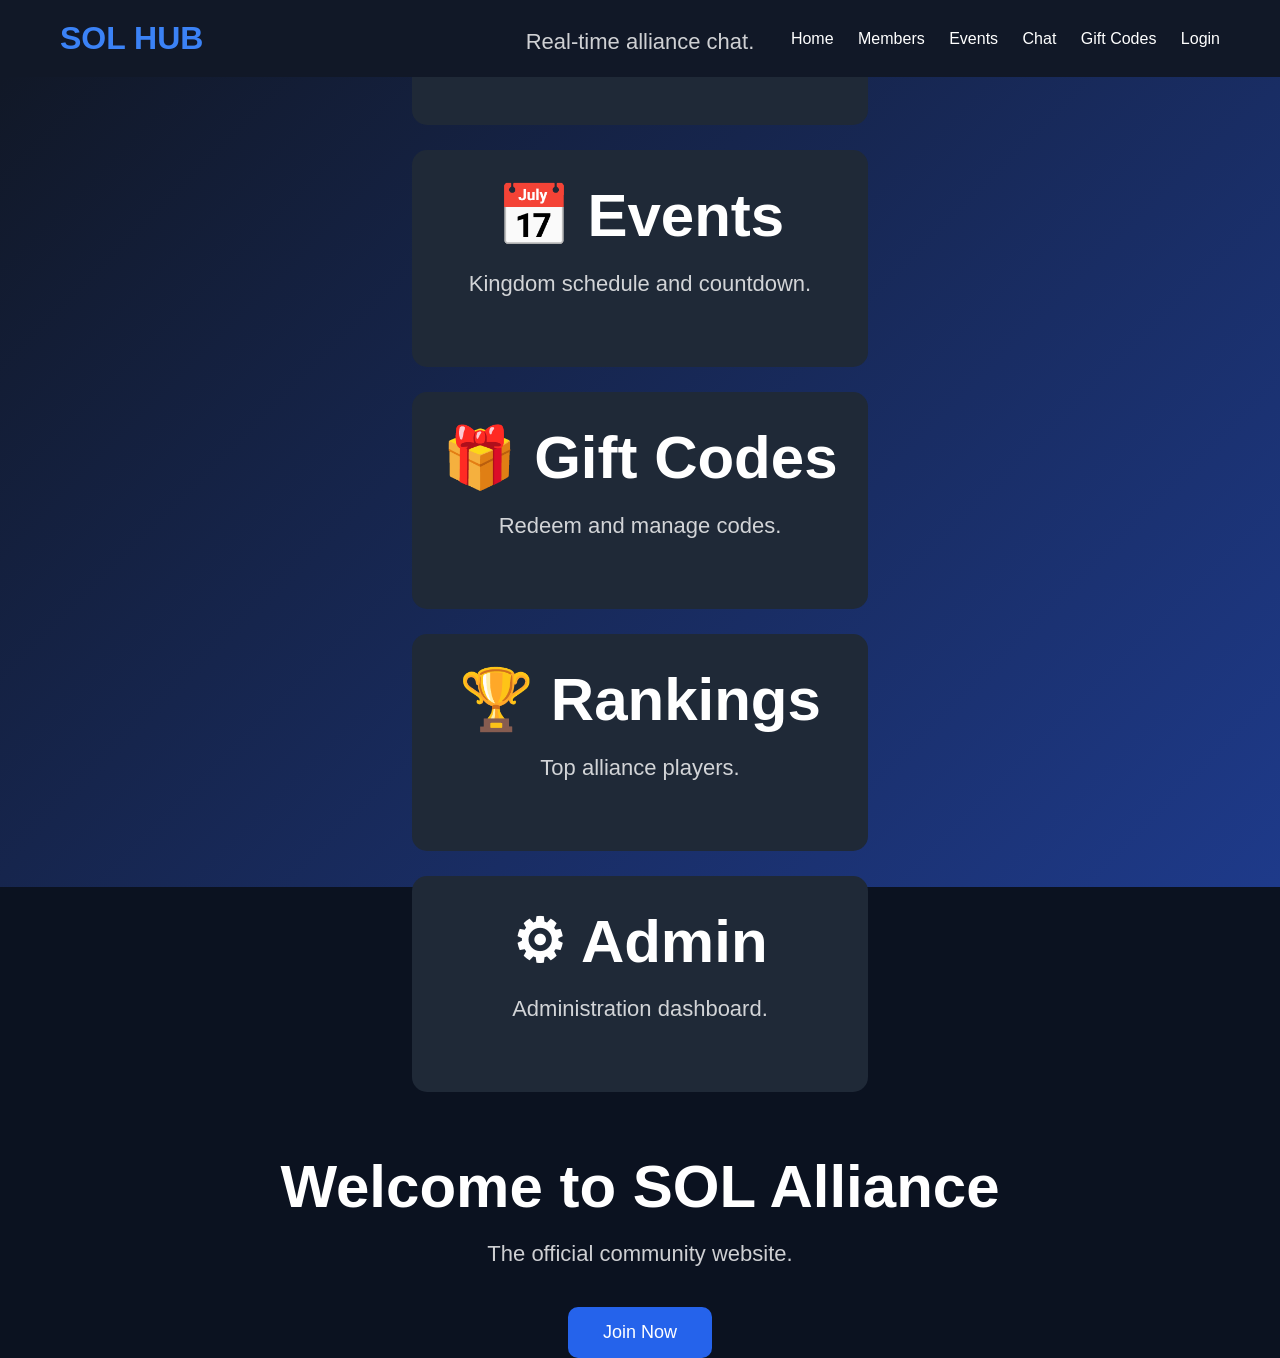
<file: index.html>
<!DOCTYPE html>
<html lang="en">
<head>
<meta charset="UTF-8">
<meta name="viewport" content="width=device-width, initial-scale=1.0">
<title>SOL HUB</title>

<link rel="stylesheet" href="css/style.css">

</head>

<body>

<header>

<h1>SOL HUB</h1>

<nav>

<a href="index.html">Home</a>

<a href="members.html">Members</a>

<a href="events.html">Events</a>

<a href="chat.html">Chat</a>

<a href="giftcodes.html">Gift Codes</a>

<a href="login.html">Login</a>

</nav>

</header>

<section class="hero"><section class="cards">

<div class="card">
<h2>👥 Members</h2>
<p>View every SOL member.</p>
</div>

<div class="card">
<h2>💬 Chat</h2>
<p>Real-time alliance chat.</p>
</div>

<div class="card">
<h2>📅 Events</h2>
<p>Kingdom schedule and countdown.</p>
</div>

<div class="card">
<h2>🎁 Gift Codes</h2>
<p>Redeem and manage codes.</p>
</div>

<div class="card">
<h2>🏆 Rankings</h2>
<p>Top alliance players.</p>
</div>

<div class="card">
<h2>⚙ Admin</h2>
<p>Administration dashboard.</p>
</div>

</section>

<h2>Welcome to SOL Alliance</h2>

<p>The official community website.</p>

<button onclick="location.href='register.html'">

Join Now

</button>

</section>

<script src="js/app.js"></script>

</body>

</html>
</file>
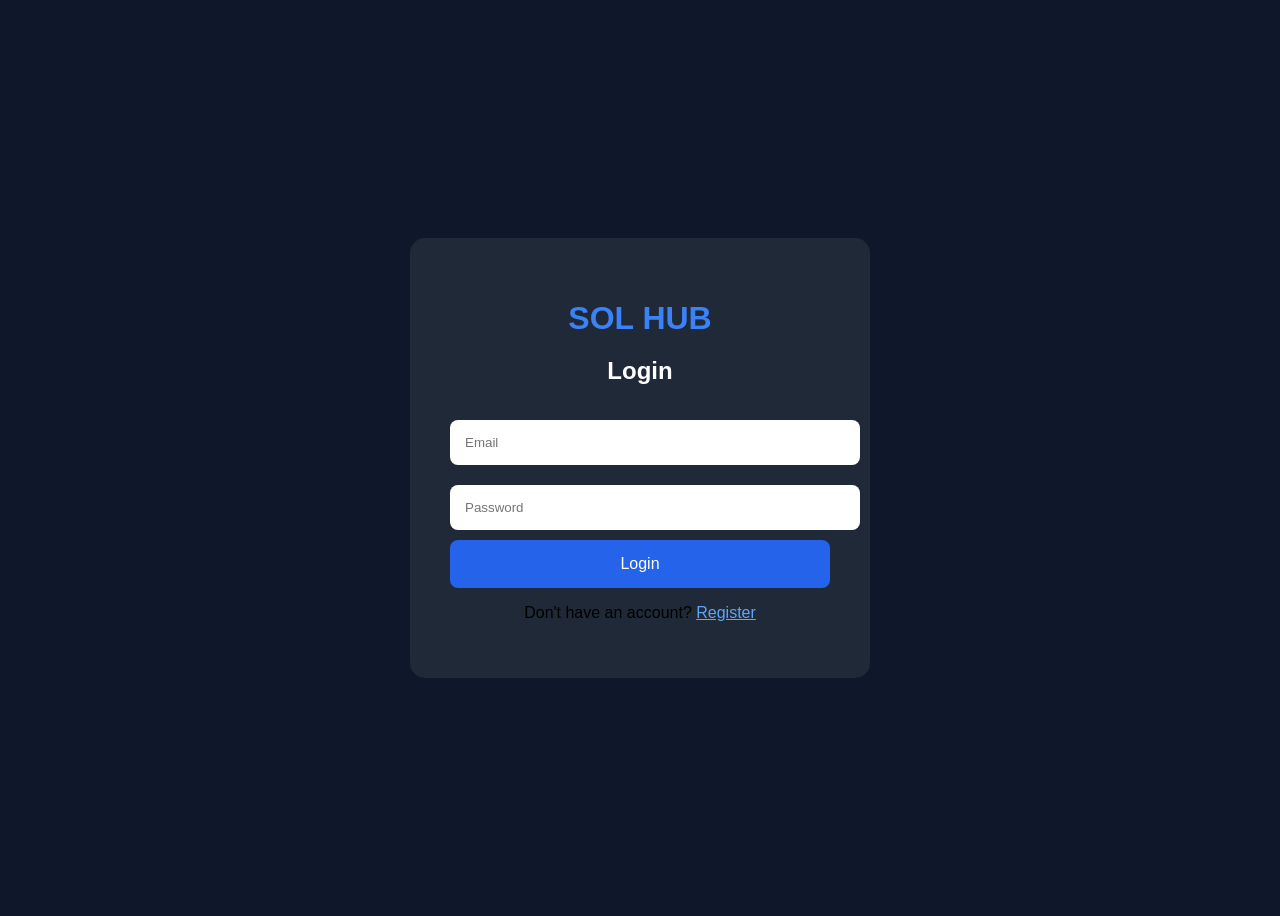
<file: admin.html>
<!DOCTYPE html>
<html lang="en">

<head>

<meta charset="UTF-8">
<meta name="viewport" content="width=device-width, initial-scale=1.0">

<title>SOL HUB - Admin Panel</title>

<link rel="stylesheet" href="css/admin.css">

</head>

<body>

<script>

// حماية الصفحة
const user = JSON.parse(localStorage.getItem("solUser"));

if(!user){

    window.location.href="login.html";

}

if(user.role!="admin"){

    alert("Access Denied!");

    window.location.href="dashboard.html";

}

</script>

<div class="sidebar">

<h2>SOL ADMIN</h2>

<ul>

<li>📊 Dashboard</li>

<li>👥 Members</li>

<li>💬 Chat</li>

<li>📅 Events</li>

<li>🎁 Gift Codes</li>

<li>📰 News</li>

<li>⚙ Settings</li>

<li onclick="logout()">🚪 Logout</li>

</ul>

</div>

<div class="main">

<h1 id="adminName"></h1>

<div class="stats">

<div class="box">
<h3>Members</h3>
<p>132</p>
</div>

<div class="box">
<h3>Online</h3>
<p>41</p>
</div>

<div class="box">
<h3>Events</h3>
<p>5</p>
</div>

<div class="box">
<h3>Gift Codes</h3>
<p>12</p>
</div>

</div>

<h2>Administrator Control Panel</h2>

<p>You have full access to manage SOL HUB.</p>

</div>

<script>

document.getElementById("adminName").innerHTML =
"Welcome " + user.name;

function logout(){

localStorage.removeItem("solUser");

window.location.href="login.html";

}

</script>

</body>

</html>
</file>
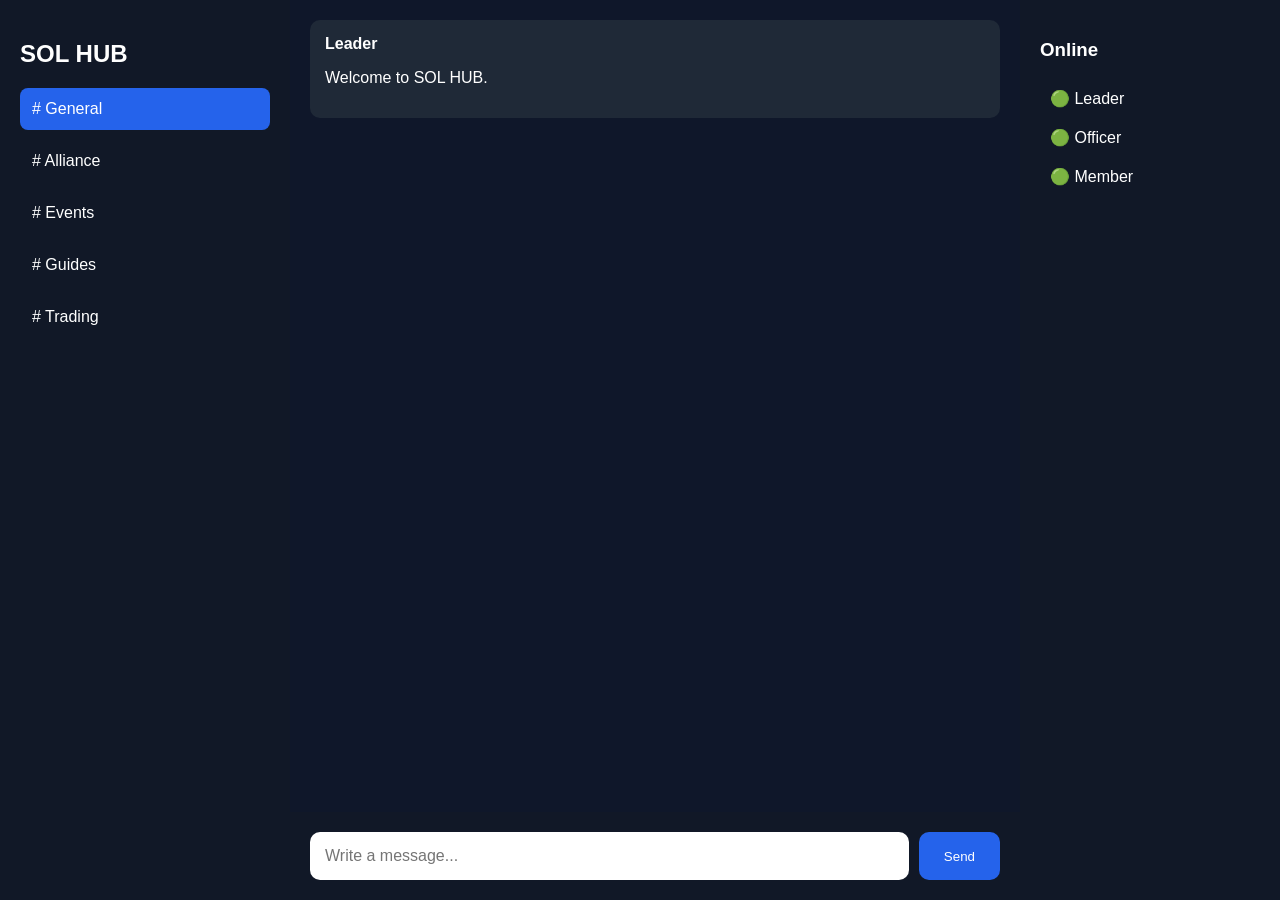
<file: chat.html>
<!DOCTYPE html>
<html lang="en">
<head>

<meta charset="UTF-8">

<meta name="viewport" content="width=device-width,initial-scale=1.0">

<title>SOL HUB | Chat</title>

<link rel="stylesheet" href="css/chat.css">

</head>

<body>

<div class="container">

<div class="channels">

<h2>SOL HUB</h2>

<div class="channel active"># General</div>

<div class="channel"># Alliance</div>

<div class="channel"># Events</div>

<div class="channel"># Guides</div>

<div class="channel"># Trading</div>

</div>

<div class="chat">

<div class="messages" id="messages">

<div class="message">

<b>Leader</b>

<p>Welcome to SOL HUB.</p>

</div>

</div>

<div class="send">

<input
id="input"
type="text"
placeholder="Write a message...">

<button onclick="sendMessage()">

Send

</button>

</div>

</div>

<div class="members">

<h3>Online</h3>

<ul>

<li>🟢 Leader</li>

<li>🟢 Officer</li>

<li>🟢 Member</li>

</ul>

</div>

</div>

<script src="js/chat.js"></script>

</body>

</html>
</file>
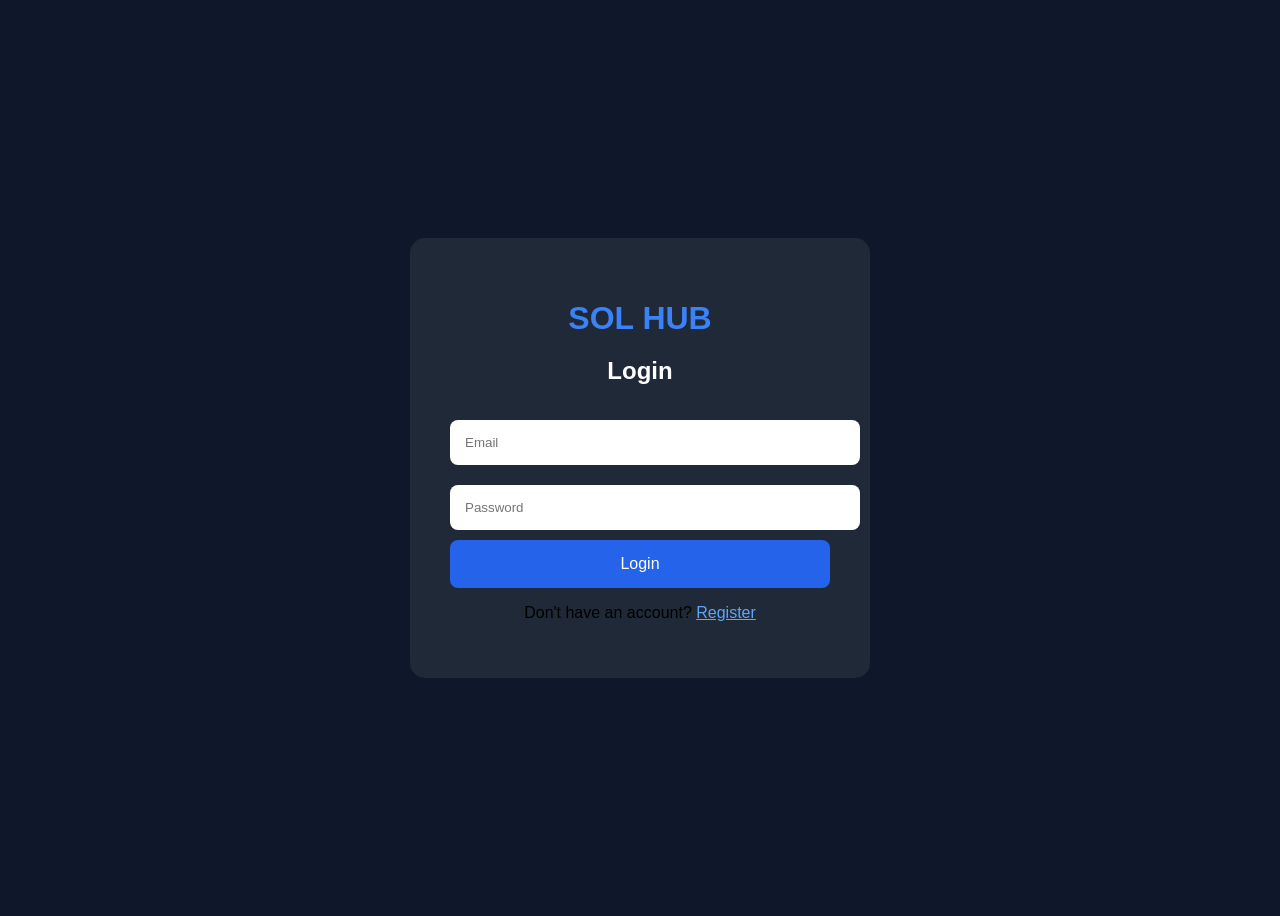
<file: dashboard.html>
<!DOCTYPE html>
<html lang="en">
<head>
<meta charset="UTF-8">
<meta name="viewport" content="width=device-width, initial-scale=1.0">
<title>SOL HUB Dashboard</title>

<link rel="stylesheet" href="css/dashboard.css">

</head>

<body>

<div class="sidebar">

<h2>SOL HUB</h2>

<ul>

<li onclick="window.location='dashboard.html'">🏠 Dashboard</li>

<li onclick="window.location='members.html'">👥 Members</li>

<li onclick="window.location='chat.html'">💬 Chat</li>

<li onclick="window.location='events.html'">📅 Events</li>

<li onclick="window.location='giftcodes.html'">🎁 Gift Codes</li>

<li onclick="logout()">🚪 Logout</li>

</ul>

</div>

<div class="content">

<h1 id="welcome"></h1>

<div class="cards">

<div class="card">
<h3>Total Members</h3>
<p>132</p>
</div>

<div class="card">
<h3>Online</h3>
<p>41</p>
</div>

<div class="card">
<h3>Events</h3>
<p>5</p>
</div>

<div class="card">
<h3>Gift Codes</h3>
<p>12</p>
</div>

</div>

</div>

<script>

const user = JSON.parse(localStorage.getItem("solUser"));

if(!user){
    window.location.href="login.html";
}

document.getElementById("welcome").innerHTML =
"Welcome, " + user.name;

function logout(){

localStorage.removeItem("solUser");

window.location.href="login.html";

}

</script>

</body>
</html>
</file>
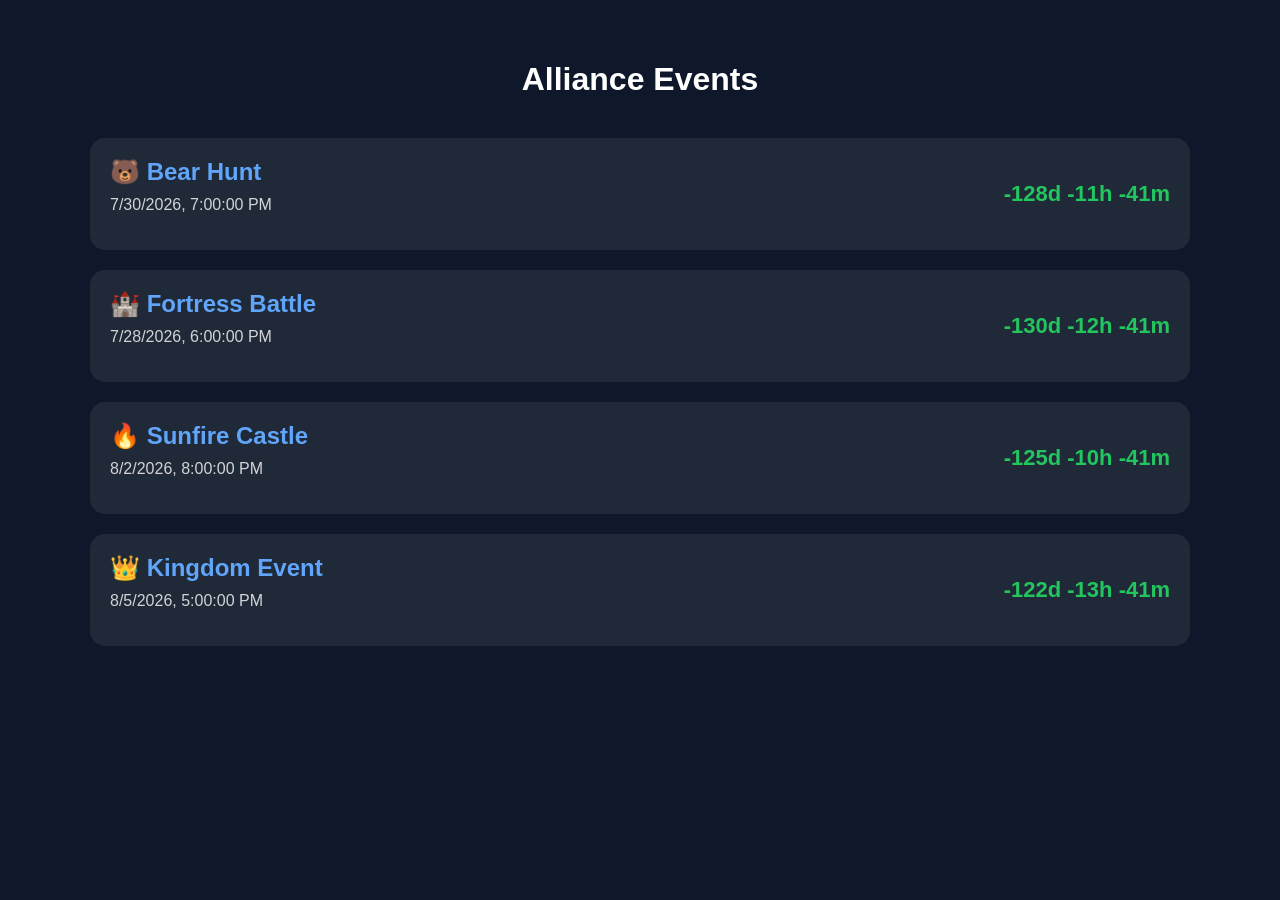
<file: events.html>
<!DOCTYPE html>
<html lang="en">

<head>

<meta charset="UTF-8">

<meta name="viewport" content="width=device-width,initial-scale=1">

<title>SOL HUB | Events</title>

<link rel="stylesheet" href="css/events.css">

</head>

<body>

<div class="container">

<h1>Alliance Events</h1>

<div id="events"></div>

</div>

<script src="js/events.js"></script>

</body>

</html>
</file>
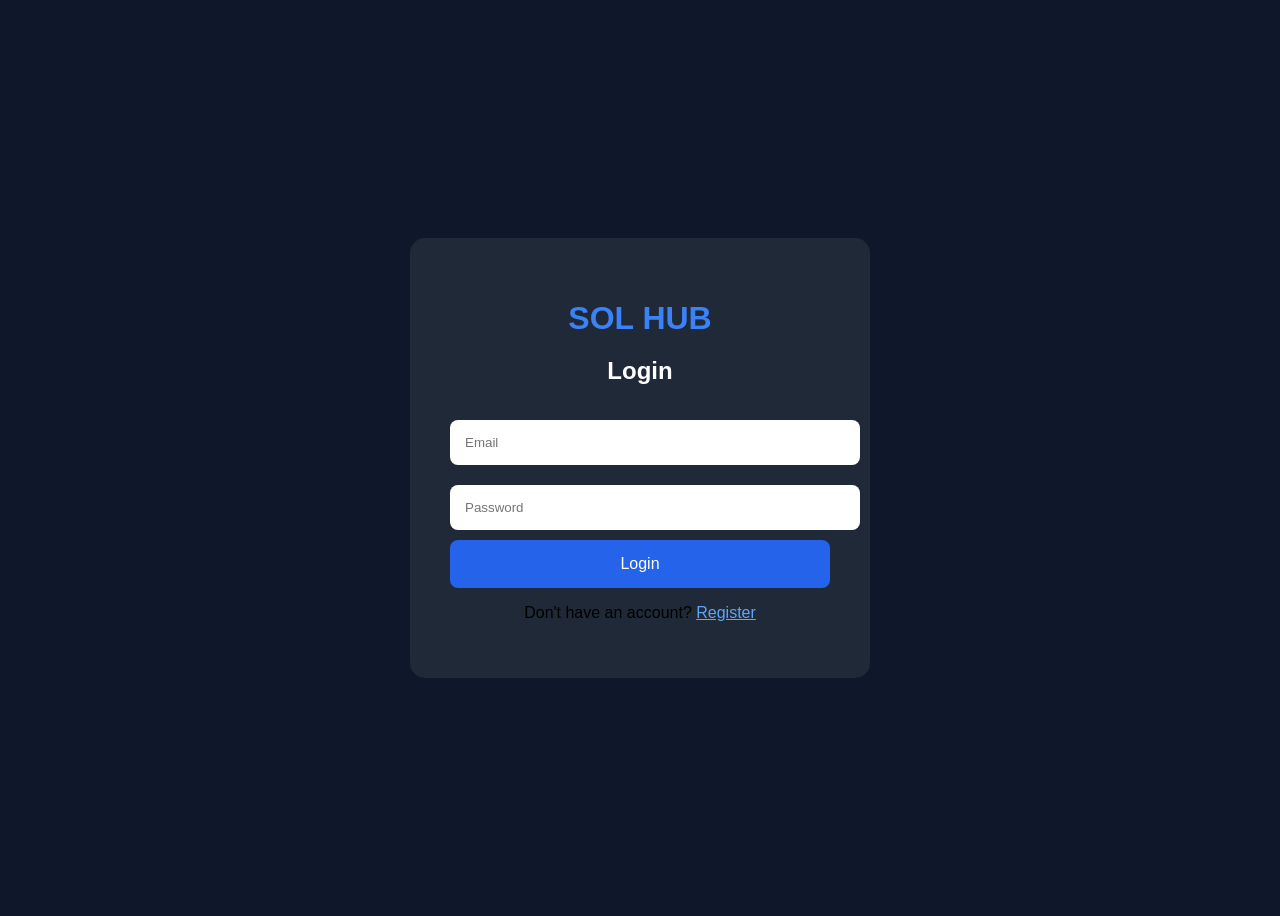
<file: login.html>
<!DOCTYPE html>
<html lang="en">
<head>
    <meta charset="UTF-8">
    <meta name="viewport" content="width=device-width, initial-scale=1.0">
    <title>SOL HUB - Login</title>

    <link rel="stylesheet" href="css/login.css">
</head>

<body>

<div class="login-box">

    <h1>SOL HUB</h1>

    <h2>Login</h2>

    <input
        type="email"
        id="email"
        placeholder="Email">

    <input
        type="password"
        id="password"
        placeholder="Password">

    <button onclick="login()">
        Login
    </button>

    <p>
        Don't have an account?
        <a href="register.html">Register</a>
    </p>

</div>

<script src="js/login.js"></script>

</body>
</html>
</file>
<file: css/style.css>
*{
margin:0;
padding:0;
box-sizing:border-box;
font-family:Arial,sans-serif;
}

body{
background:#0b1220;
color:white;
}

header{
display:flex;
justify-content:space-between;
align-items:center;
padding:20px 60px;
background:#111827;
position:sticky;
top:0;
}

header h1{
color:#3b82f6;
font-size:32px;
}

nav a{
color:white;
text-decoration:none;
margin-left:20px;
transition:.3s;
}

nav a:hover{
color:#3b82f6;
}

.hero{
height:90vh;
display:flex;
flex-direction:column;
justify-content:center;
align-items:center;
text-align:center;
background:linear-gradient(135deg,#111827,#1e3a8a);
}

.hero h2{
font-size:60px;
margin-bottom:20px;
}

.hero p{
font-size:22px;
opacity:.8;
margin-bottom:40px;
}

button{
padding:15px 35px;
background:#2563eb;
border:none;
border-radius:10px;
color:white;
font-size:18px;
cursor:pointer;
transition:.3s;
}

button:hover{
background:#1d4ed8;
transform:scale(1.05);
}

.cards{
display:grid;
grid-template-columns:repeat(auto-fit,minmax(280px,1fr));
gap:25px;
padding:60px;
}

.card{
background:#1f2937;
padding:30px;
border-radius:15px;
transition:.3s;
}

.card:hover{
transform:translateY(-10px);
background:#374151;
}
</file>
<file: css/admin.css>
body{

margin:0;

display:flex;

font-family:Arial;

background:#0f172a;

color:white;

}

.sidebar{

width:230px;

background:#111827;

height:100vh;

padding:20px;

}

.sidebar h2{

color:#3b82f6;

}

.sidebar ul{

list-style:none;

padding:0;

}

.sidebar li{

padding:15px;

margin-top:10px;

border-radius:8px;

cursor:pointer;

}

.sidebar li:hover{

background:#2563eb;

}

.main{

flex:1;

padding:30px;

}

.stats{

display:grid;

grid-template-columns:repeat(auto-fit,minmax(200px,1fr));

gap:20px;

margin-bottom:30px;

}

.box{

background:#1f2937;

padding:25px;

border-radius:15px;

text-align:center;

}

.box p{

font-size:30px;

color:#60a5fa;

}
</file>
<file: css/chat.css>
body{

margin:0;

background:#0f172a;

font-family:Arial;

color:white;

}

.container{

display:flex;

height:100vh;

}

.channels{

width:250px;

background:#111827;

padding:20px;

}

.channel{

padding:12px;

margin-top:10px;

border-radius:8px;

cursor:pointer;

}

.channel:hover{

background:#374151;

}

.active{

background:#2563eb;

}

.chat{

flex:1;

display:flex;

flex-direction:column;

}

.messages{

flex:1;

padding:20px;

overflow:auto;

}

.message{

background:#1f2937;

padding:15px;

border-radius:10px;

margin-bottom:15px;

}

.send{

display:flex;

padding:20px;

background:#111827;

}

.send input{

flex:1;

padding:15px;

border:none;

border-radius:10px;

font-size:16px;

}

.send button{

margin-left:10px;

padding:15px 25px;

background:#2563eb;

border:none;

color:white;

border-radius:10px;

cursor:pointer;

}

.members{

width:220px;

background:#111827;

padding:20px;

}

.members ul{

list-style:none;

padding:0;

}

.members li{

padding:10px;

}
</file>
<file: css/dashboard.css>
body{

margin:0;

display:flex;

font-family:Arial;

background:#0f172a;

color:white;

}

.sidebar{

width:240px;

background:#111827;

height:100vh;

padding:20px;

}

.sidebar h2{

color:#3b82f6;

}

.sidebar ul{

padding:0;

list-style:none;

}

.sidebar li{

padding:15px;

cursor:pointer;

border-radius:10px;

margin-top:10px;

}

.sidebar li:hover{

background:#2563eb;

}

.content{

flex:1;

padding:40px;

}

.cards{

display:grid;

grid-template-columns:repeat(auto-fit,minmax(220px,1fr));

gap:20px;

}

.card{

background:#1f2937;

padding:25px;

border-radius:15px;

text-align:center;

}

.card h3{

margin-bottom:15px;

}

.card p{

font-size:35px;

color:#3b82f6;

}

.news{

margin-top:40px;

background:#1f2937;

padding:20px;

border-radius:15px;

}
</file>
<file: css/events.css>
body{
background:#0f172a;
font-family:Arial;
margin:0;
color:white;
}

.container{
max-width:1100px;
margin:auto;
padding:40px;
}

h1{
text-align:center;
margin-bottom:40px;
}

.event{
background:#1f2937;
border-radius:15px;
padding:20px;
margin-bottom:20px;
display:flex;
justify-content:space-between;
align-items:center;
transition:.3s;
}

.event:hover{
transform:translateY(-5px);
}

.left h2{
margin:0;
color:#60a5fa;
}

.left p{
margin-top:10px;
opacity:.8;
}

.countdown{
font-size:22px;
font-weight:bold;
color:#22c55e;
}
</file>
<file: css/login.css>
body{

background:#0f172a;

display:flex;

justify-content:center;

align-items:center;

height:100vh;

font-family:Arial;

}

.login-box{

width:380px;

background:#1f2937;

padding:40px;

border-radius:15px;

text-align:center;

}

.login-box h1{

color:#3b82f6;

margin-bottom:15px;

}

.login-box h2{

color:white;

margin-bottom:25px;

}

input{

width:100%;

padding:15px;

margin:10px 0;

border:none;

border-radius:8px;

}

button{

width:100%;

padding:15px;

background:#2563eb;

border:none;

border-radius:8px;

color:white;

font-size:16px;

cursor:pointer;

}

button:hover{

background:#1d4ed8;

}

a{

color:#60a5fa;

}
</file>
